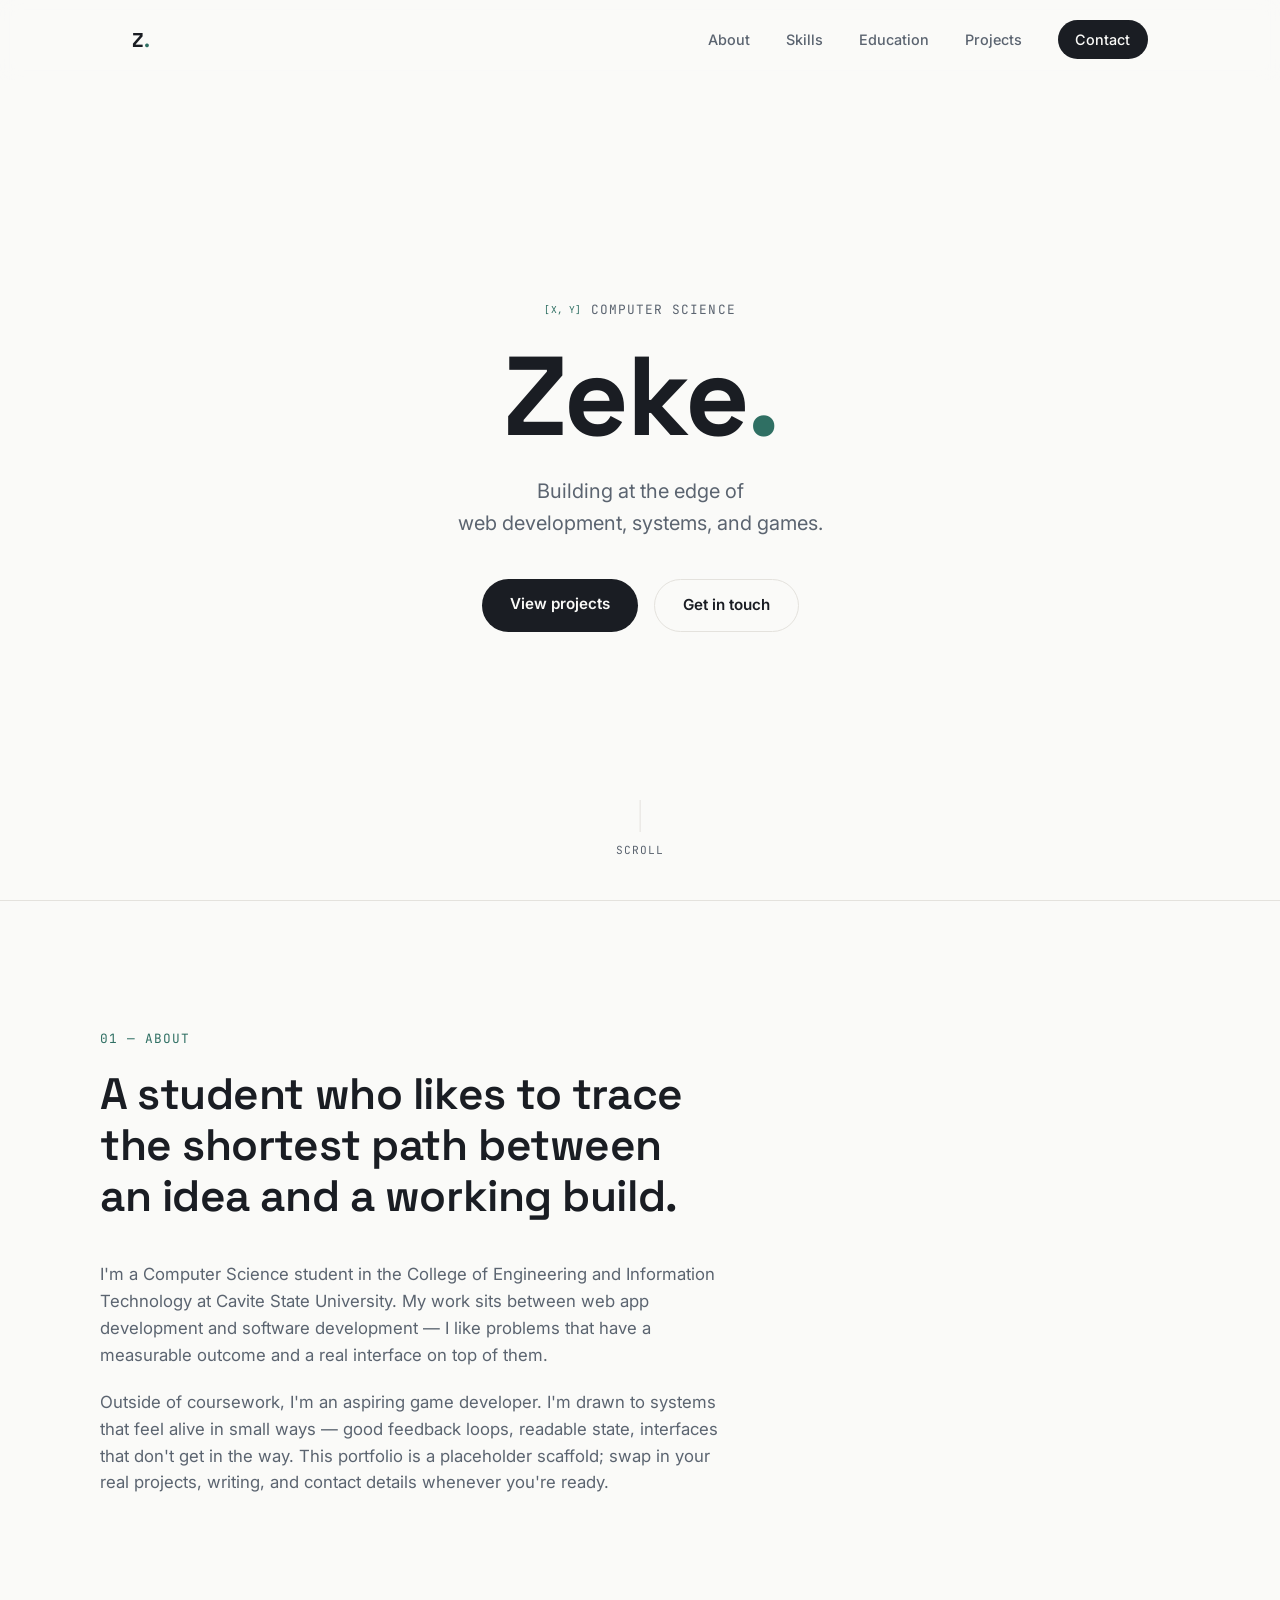
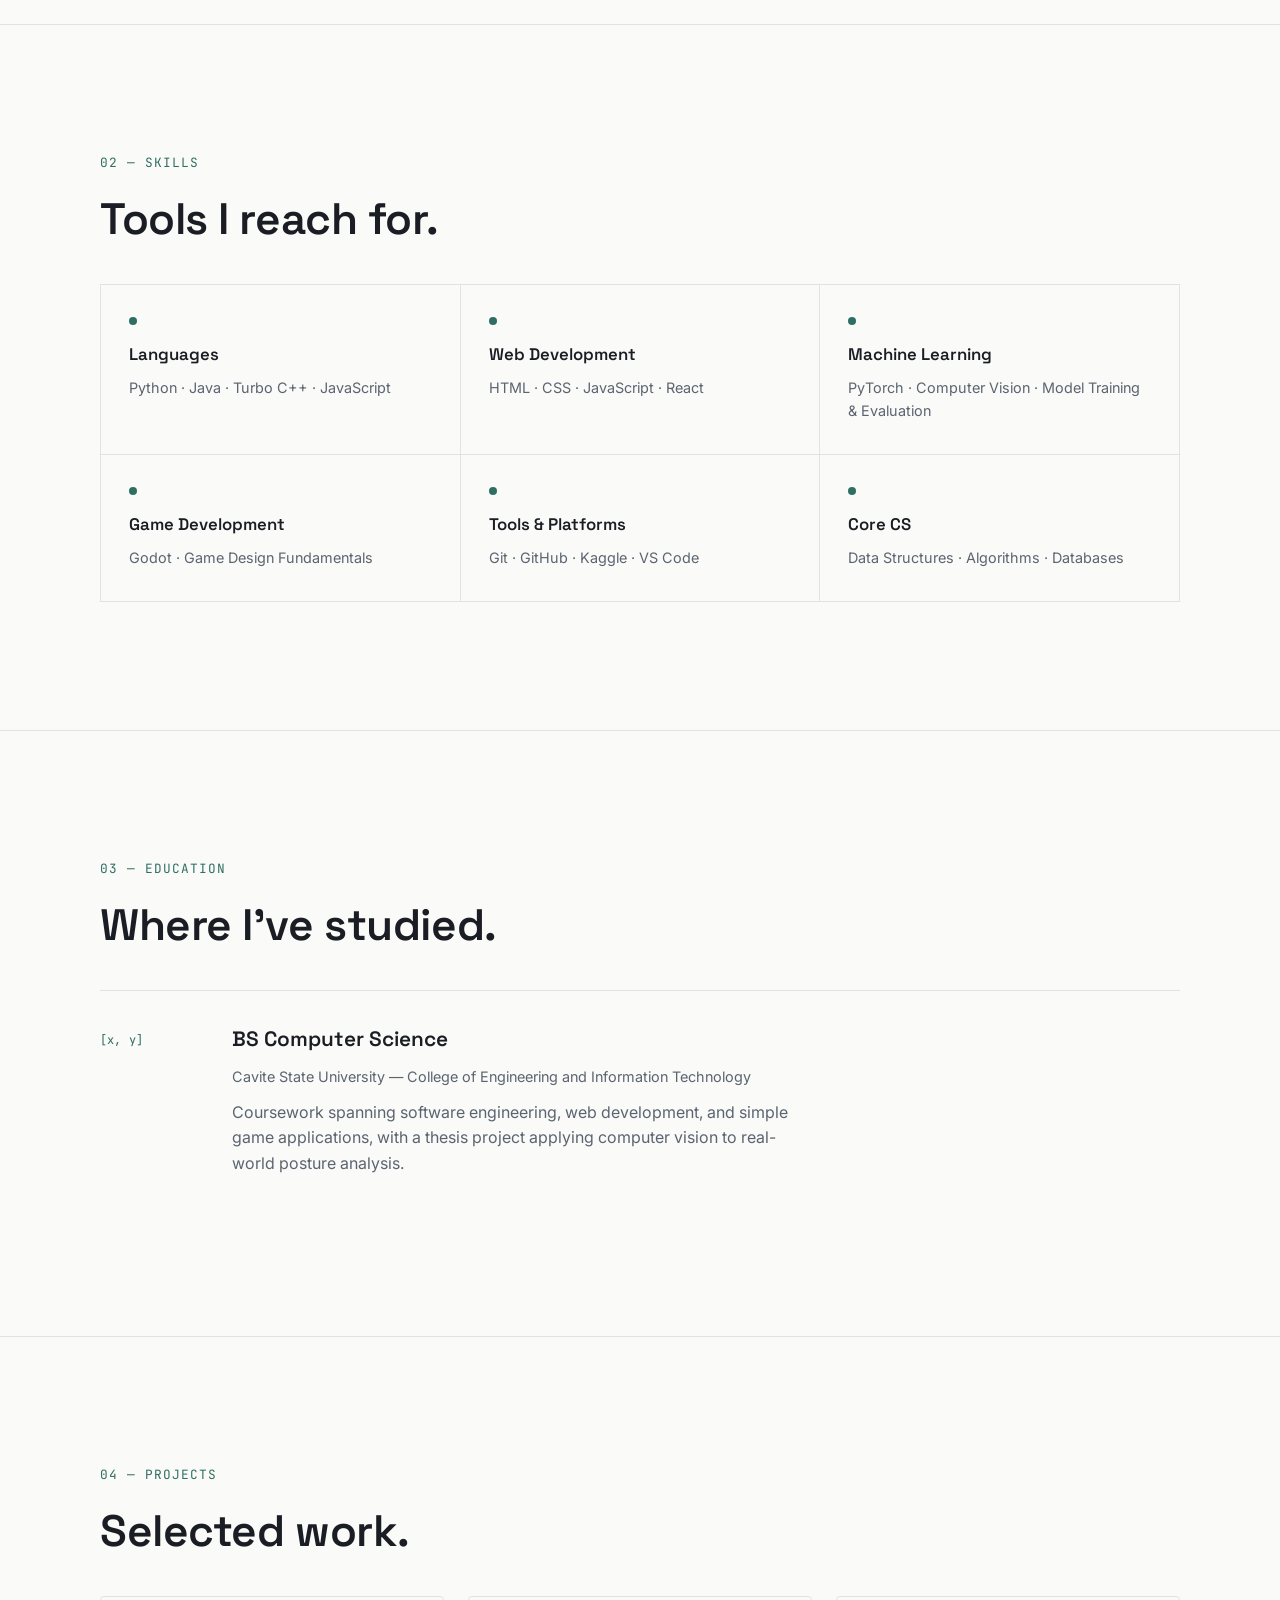
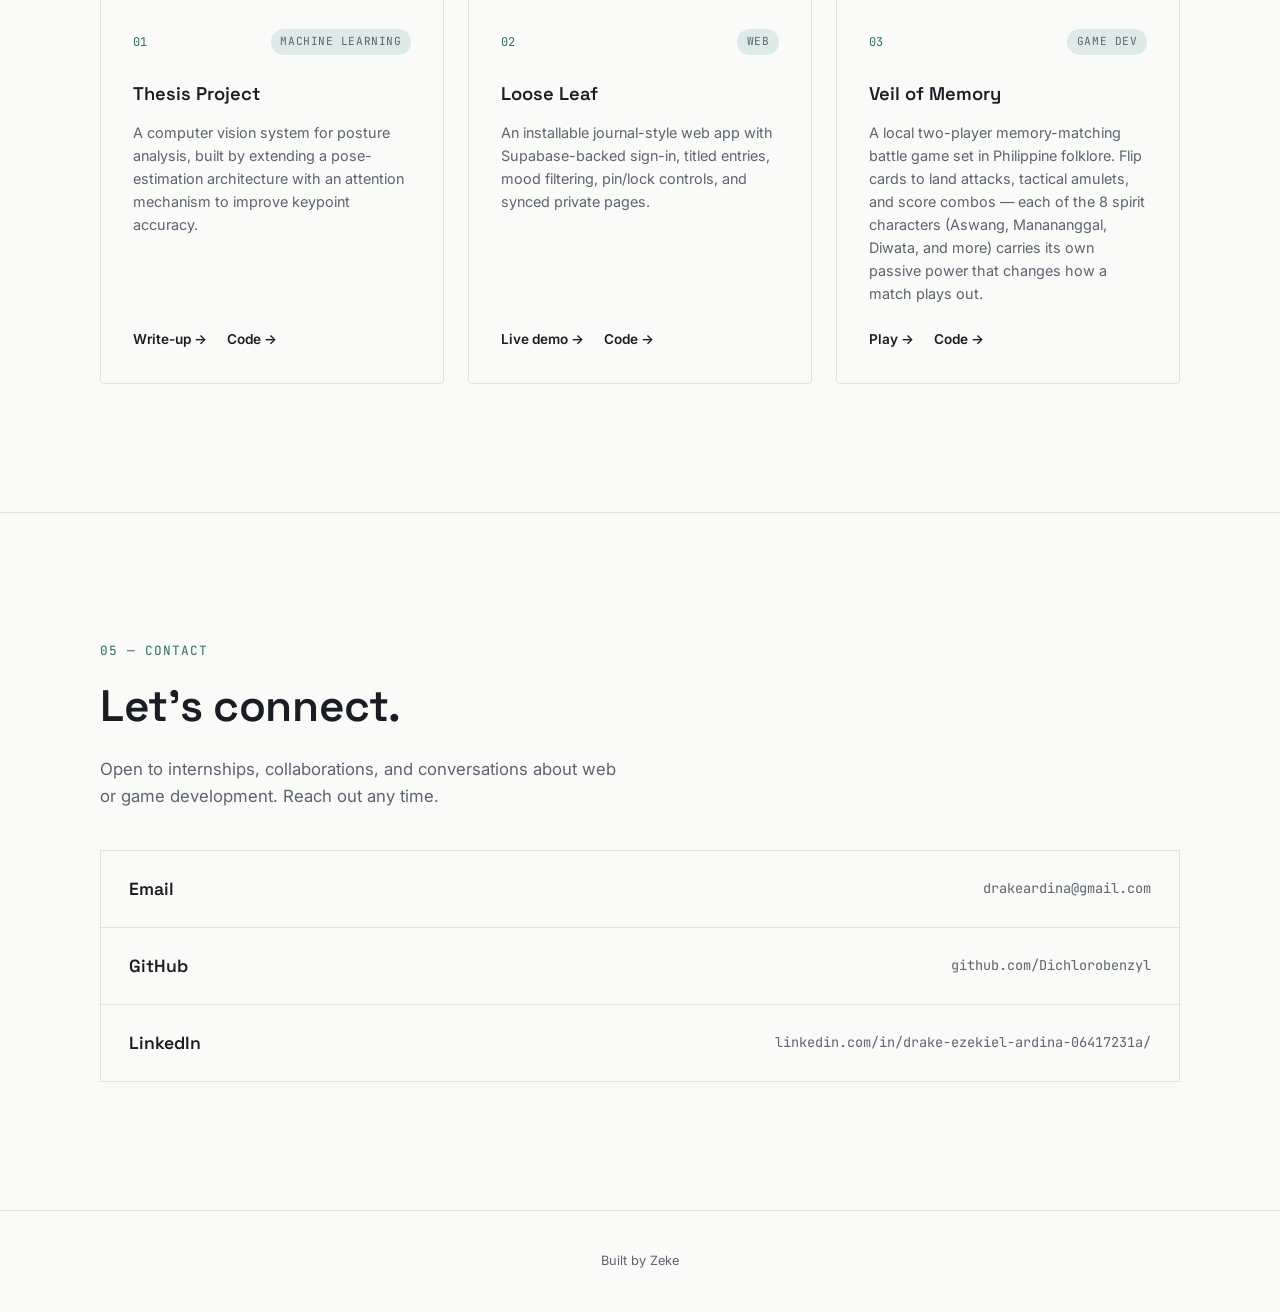
<file: index.html>
<!DOCTYPE html>
<html lang="en">
<head>
<meta charset="UTF-8">
<meta name="viewport" content="width=device-width, initial-scale=1.0">
<title>Zeke — Computer Science Student</title>
<link rel="preconnect" href="https://fonts.googleapis.com">
<link rel="preconnect" href="https://fonts.gstatic.com" crossorigin>
<link href="https://fonts.googleapis.com/css2?family=Space+Grotesk:wght@400;500;600;700&family=Inter:wght@400;500;600&family=JetBrains+Mono:wght@400;500&display=swap" rel="stylesheet">
<link rel="stylesheet" href="styles.css">
</head>
<body>

<!-- ===== NAV ===== -->
<header class="nav" id="nav">
  <div class="nav-inner">
    <a href="#top" class="nav-mark">Z<span class="dot">.</span></a>
    <nav class="nav-links">
      <a href="#about">About</a>
      <a href="#skills">Skills</a>
      <a href="#education">Education</a>
      <a href="#projects">Projects</a>
      <a href="#contact" class="nav-cta">Contact</a>
    </nav>
    <button class="nav-toggle" id="navToggle" aria-label="Toggle menu" aria-expanded="false">
      <span></span><span></span><span></span>
    </button>
  </div>
</header>

<!-- ===== HERO ===== -->
<section class="hero" id="top">
  <div class="hero-inner">
    <p class="eyebrow"><span class="coord">[x, y]</span> Computer Science </p>
    <h1 class="hero-title">Zeke<span class="accent">.</span></h1>
    <p class="hero-role">Building at the edge of<br class="br-desktop"> web development, systems, and games.</p>
    <div class="hero-actions">
      <a href="#projects" class="btn btn-primary">View projects</a>
      <a href="#contact" class="btn btn-ghost">Get in touch</a>
    </div>
  </div>
  <a href="#about" class="scroll-cue" aria-label="Scroll to about section">
    <span class="scroll-line"></span> scroll
  </a>
</section>

<!-- ===== ABOUT ===== -->
<section class="section about" id="about">
  <div class="section-inner">
    <p class="label">01 — About</p>
    <h2 class="section-title">A student who likes to trace<br>the shortest path between<br>an idea and a working build.</h2>
    <div class="about-body">
      <p>I'm a Computer Science student in the College of Engineering and Information Technology at Cavite State University. My work sits between web app development and software development — I like problems that have a measurable outcome and a real interface on top of them.</p>
      <p>Outside of coursework, I'm an aspiring game developer. I'm drawn to systems that feel alive in small ways — good feedback loops, readable state, interfaces that don't get in the way. This portfolio is a placeholder scaffold; swap in your real projects, writing, and contact details whenever you're ready.</p>
    </div>
  </div>
</section>

<!-- ===== SKILLS ===== -->
<section class="section skills" id="skills">
  <div class="section-inner">
    <p class="label">02 — Skills</p>
    <h2 class="section-title">Tools I reach for.</h2>
    <div class="skills-grid">
      <div class="skill-card">
        <span class="skill-node"></span>
        <h3>Languages</h3>
        <p>Python · Java · Turbo C++ · JavaScript</p>
      </div>
      <div class="skill-card">
        <span class="skill-node"></span>
        <h3>Web Development</h3>
        <p>HTML · CSS · JavaScript · React</p>
      </div>
      <div class="skill-card">
        <span class="skill-node"></span>
        <h3>Machine Learning</h3>
        <p>PyTorch · Computer Vision · Model Training &amp; Evaluation</p>
      </div>
      <div class="skill-card">
        <span class="skill-node"></span>
        <h3>Game Development</h3>
        <p>Godot · Game Design Fundamentals</p>
      </div>
      <div class="skill-card">
        <span class="skill-node"></span>
        <h3>Tools &amp; Platforms</h3>
        <p>Git · GitHub · Kaggle · VS Code</p>
      </div>
      <div class="skill-card">
        <span class="skill-node"></span>
        <h3>Core CS</h3>
        <p>Data Structures · Algorithms · Databases</p>
      </div>
    </div>
  </div>
</section>

<!-- ===== EDUCATION ===== -->
<section class="section education" id="education">
  <div class="section-inner">
    <p class="label">03 — Education</p>
    <h2 class="section-title">Where I've studied.</h2>
    <div class="timeline">
      <div class="timeline-item">
        <div class="timeline-marker"><span class="coord">[x, y]</span></div>
        <div class="timeline-content">
          <h3>BS Computer Science</h3>
          <p class="timeline-meta">Cavite State University — College of Engineering and Information Technology</p>
          <p>Coursework spanning software engineering, web development, and simple game applications, with a thesis project applying computer vision to real-world posture analysis.</p>
        </div>
      </div>
    </div>
  </div>
</section>

<!-- ===== PROJECTS ===== -->
<section class="section projects" id="projects">
  <div class="section-inner">
    <p class="label">04 — Projects</p>
    <h2 class="section-title">Selected work.</h2>
    <div class="projects-grid">
      <article class="project-card">
        <div class="project-top">
          <span class="coord">01</span>
          <span class="project-tag">Machine Learning</span>
        </div>
        <h3>Thesis Project</h3>
        <p>A computer vision system for posture analysis, built by extending a pose-estimation architecture with an attention mechanism to improve keypoint accuracy.</p>
        <div class="project-links">
          <a href="#" class="project-link">Write-up →</a>
          <a href="https://github.com/dichlorobenzyl/Portfolio" class="project-link" target="_blank" rel="noopener noreferrer">Code →</a>
        </div>
      </article>
      <article class="project-card">
        <div class="project-top">
          <span class="coord">02</span>
          <span class="project-tag">Web</span>
        </div>
        <h3>Loose Leaf</h3>
        <p>An installable journal-style web app with Supabase-backed sign-in, titled entries, mood filtering, pin/lock controls, and synced private pages.</p>
        <div class="project-links">
          <a href="web/Loose_Leaf.html" class="project-link">Live demo →</a>
          <a href="https://github.com/dichlorobenzyl/Portfolio" class="project-link" target="_blank" rel="noopener noreferrer">Code →</a>
        </div>
      </article>
      <article class="project-card">
        <div class="project-top">
          <span class="coord">03</span>
          <span class="project-tag">Game Dev</span>
        </div>
        <h3>Veil of Memory</h3>
        <p>A local two-player memory-matching battle game set in Philippine folklore. Flip cards to land attacks, tactical amulets, and score combos — each of the 8 spirit characters (Aswang, Manananggal, Diwata, and more) carries its own passive power that changes how a match plays out.</p>
        <div class="project-links">
          <a href="games/veil-of-memory.html" class="project-link">Play →</a>
          <a href="https://github.com/dichlorobenzyl/Portfolio" class="project-link" target="_blank" rel="noopener noreferrer">Code →</a>
        </div>
      </article>
    </div>
  </div>
</section>

<!-- ===== CONTACT ===== -->
<section class="section contact" id="contact">
  <div class="section-inner">
    <p class="label">05 — Contact</p>
    <h2 class="section-title">Let's connect.</h2>
    <p class="contact-body">Open to internships, collaborations, and conversations about web or game development. Reach out any time.</p>
    <div class="contact-links">
      <a href="mailto:drakeardina@gmail.com" class="contact-link">
        <span>Email</span>
        <span class="contact-value">drakeardina@gmail.com</span>
      </a>
      <a href="#" class="contact-link">
        <span>GitHub</span>
        <span class="contact-value">github.com/Dichlorobenzyl</span>
      </a>
      <a href="#" class="contact-link">
        <span>LinkedIn</span>
        <span class="contact-value">linkedin.com/in/drake-ezekiel-ardina-06417231a/</span>
      </a>
    </div>
  </div>
</section>

<footer class="footer">
  <p>Built by Zeke</p>
</footer>

<script src="script.js"></script>
</body>
</html>
</file>
<file: styles.css>
/* ============================================
   TOKENS
============================================ */
:root {
  --bg: #FAFAF8;
  --ink: #1A1D23;
  --slate: #5B6470;
  --accent: #2F6F63;
  --accent-light: #DCEBE7;
  --line: #E4E2DD;
  --white: #FFFFFF;

  --font-display: 'Space Grotesk', sans-serif;
  --font-body: 'Inter', sans-serif;
  --font-mono: 'JetBrains Mono', monospace;

  --max-w: 1080px;
  --section-pad: clamp(4rem, 10vw, 8rem);
}

* { margin: 0; padding: 0; box-sizing: border-box; }

html { scroll-behavior: smooth; }

@media (prefers-reduced-motion: reduce) {
  html { scroll-behavior: auto; }
  *, *::before, *::after {
    animation-duration: 0.01ms !important;
    animation-iteration-count: 1 !important;
    transition-duration: 0.01ms !important;
    scroll-behavior: auto !important;
  }
}

body {
  background: var(--bg);
  color: var(--ink);
  font-family: var(--font-body);
  font-size: 16px;
  line-height: 1.6;
  -webkit-font-smoothing: antialiased;
}

a { color: inherit; text-decoration: none; }

img { max-width: 100%; display: block; }

::selection { background: var(--accent); color: var(--white); }

:focus-visible {
  outline: 2px solid var(--accent);
  outline-offset: 3px;
}

.coord {
  font-family: var(--font-mono);
  font-size: 0.75em;
  color: var(--accent);
  letter-spacing: 0.02em;
}

/* ============================================
   NAV
============================================ */
.nav {
  position: fixed;
  top: 0;
  left: 0;
  right: 0;
  z-index: 100;
  background: rgba(250, 250, 248, 0.85);
  backdrop-filter: blur(10px);
  border-bottom: 1px solid transparent;
  transition: border-color 0.3s ease;
}

.nav.scrolled { border-bottom-color: var(--line); }

.nav-inner {
  max-width: var(--max-w);
  margin: 0 auto;
  padding: 1.25rem 2rem;
  display: flex;
  align-items: center;
  justify-content: space-between;
}

.nav-mark {
  font-family: var(--font-display);
  font-weight: 700;
  font-size: 1.25rem;
}

.nav-mark .dot { color: var(--accent); }

.nav-links {
  display: flex;
  align-items: center;
  gap: 2.25rem;
  font-size: 0.9rem;
  font-weight: 500;
}

.nav-links a {
  position: relative;
  color: var(--slate);
  transition: color 0.2s ease;
}

.nav-links a:hover { color: var(--ink); }

.nav-links a:not(.nav-cta)::after {
  content: '';
  position: absolute;
  left: 0;
  bottom: -4px;
  width: 0;
  height: 1px;
  background: var(--accent);
  transition: width 0.25s ease;
}

.nav-links a:not(.nav-cta):hover::after { width: 100%; }

.nav-cta {
  background: var(--ink);
  color: var(--bg) !important;
  padding: 0.5rem 1.1rem;
  border-radius: 100px;
  transition: background 0.2s ease;
}

.nav-cta:hover { background: var(--accent); }

.nav-toggle {
  display: none;
  flex-direction: column;
  gap: 5px;
  background: none;
  border: none;
  cursor: pointer;
  padding: 0.5rem;
}

.nav-toggle span {
  width: 22px;
  height: 2px;
  background: var(--ink);
  transition: transform 0.25s ease, opacity 0.25s ease;
}

/* ============================================
   HERO
============================================ */
.hero {
  position: relative;
  min-height: 100vh;
  display: flex;
  flex-direction: column;
  align-items: center;
  justify-content: center;
  padding: 6rem 2rem 4rem;
  overflow: hidden;
}

.hero-grid {
  position: absolute;
  inset: 0;
  display: flex;
  align-items: center;
  justify-content: center;
  pointer-events: none;
}

.hero-plot {
  width: min(90vw, 640px);
  height: min(90vw, 640px);
  opacity: 0.9;
}

.hero-inner {
  position: relative;
  z-index: 1;
  max-width: 720px;
  text-align: center;
}

.eyebrow {
  font-family: var(--font-mono);
  font-size: 0.8rem;
  color: var(--slate);
  text-transform: uppercase;
  letter-spacing: 0.08em;
  margin-bottom: 1.5rem;
  display: flex;
  align-items: center;
  justify-content: center;
  gap: 0.6rem;
}

.hero-title {
  font-family: var(--font-display);
  font-weight: 700;
  font-size: clamp(3.5rem, 12vw, 7rem);
  line-height: 0.95;
  letter-spacing: -0.02em;
}

.hero-title .accent { color: var(--accent); }

.hero-role {
  margin-top: 1.5rem;
  font-size: clamp(1.05rem, 2vw, 1.25rem);
  color: var(--slate);
  max-width: 520px;
  margin-left: auto;
  margin-right: auto;
}

.hero-actions {
  margin-top: 2.5rem;
  display: flex;
  gap: 1rem;
  justify-content: center;
  flex-wrap: wrap;
}

.btn {
  font-family: var(--font-body);
  font-weight: 600;
  font-size: 0.95rem;
  padding: 0.85rem 1.75rem;
  border-radius: 100px;
  transition: transform 0.2s ease, background 0.2s ease, color 0.2s ease, box-shadow 0.2s ease;
  display: inline-block;
}

.btn-primary {
  background: var(--ink);
  color: var(--bg);
}

.btn-primary:hover {
  background: var(--accent);
  transform: translateY(-2px);
}

.btn-ghost {
  border: 1px solid var(--line);
  color: var(--ink);
}

.btn-ghost:hover {
  border-color: var(--accent);
  color: var(--accent);
  transform: translateY(-2px);
}

.scroll-cue {
  position: absolute;
  bottom: 2.5rem;
  left: 50%;
  transform: translateX(-50%);
  font-family: var(--font-mono);
  font-size: 0.7rem;
  color: var(--slate);
  text-transform: uppercase;
  letter-spacing: 0.1em;
  display: flex;
  flex-direction: column;
  align-items: center;
  gap: 0.6rem;
}

.scroll-line {
  width: 1px;
  height: 32px;
  background: var(--line);
  position: relative;
  overflow: hidden;
}

.scroll-line::after {
  content: '';
  position: absolute;
  top: -100%;
  left: 0;
  width: 100%;
  height: 100%;
  background: var(--accent);
  animation: scrollDrip 2s ease-in-out infinite;
}

@keyframes scrollDrip {
  0% { top: -100%; }
  60% { top: 100%; }
  100% { top: 100%; }
}

/* ============================================
   SECTIONS (shared)
============================================ */
.section {
  padding: var(--section-pad) 2rem;
  border-top: 1px solid var(--line);
}

.section-inner {
  max-width: var(--max-w);
  margin: 0 auto;
}

.label {
  font-family: var(--font-mono);
  font-size: 0.8rem;
  color: var(--accent);
  text-transform: uppercase;
  letter-spacing: 0.08em;
  margin-bottom: 1.25rem;
}

.section-title {
  font-family: var(--font-display);
  font-weight: 600;
  font-size: clamp(1.75rem, 4vw, 2.75rem);
  line-height: 1.15;
  letter-spacing: -0.01em;
  max-width: 720px;
}

.section-note {
  margin-top: 1rem;
  font-size: 0.9rem;
  color: var(--slate);
  font-style: italic;
}

/* ============================================
   ABOUT
============================================ */
.about-body {
  margin-top: 2.5rem;
  display: grid;
  gap: 1.25rem;
  max-width: 640px;
}

.about-body p {
  color: var(--slate);
  font-size: 1.05rem;
}

/* ============================================
   SKILLS
============================================ */
.skills-grid {
  margin-top: 2.5rem;
  display: grid;
  grid-template-columns: repeat(3, 1fr);
  gap: 1px;
  background: var(--line);
  border: 1px solid var(--line);
}

.skill-card {
  background: var(--bg);
  padding: 2rem 1.75rem;
  position: relative;
  transition: background 0.25s ease;
}

.skill-card:hover { background: var(--accent-light); }

.skill-node {
  display: block;
  width: 8px;
  height: 8px;
  border-radius: 50%;
  background: var(--accent);
  margin-bottom: 1rem;
}

.skill-card h3 {
  font-family: var(--font-display);
  font-size: 1.05rem;
  font-weight: 600;
  margin-bottom: 0.5rem;
}

.skill-card p {
  color: var(--slate);
  font-size: 0.9rem;
}

/* ============================================
   EDUCATION / TIMELINE
============================================ */
.timeline {
  margin-top: 2.5rem;
}

.timeline-item {
  display: grid;
  grid-template-columns: 100px 1fr;
  gap: 2rem;
  padding: 2rem 0;
  border-top: 1px solid var(--line);
}

.timeline-marker {
  padding-top: 0.2rem;
}

.timeline-content h3 {
  font-family: var(--font-display);
  font-size: 1.3rem;
  font-weight: 600;
  margin-bottom: 0.5rem;
}

.timeline-meta {
  color: var(--slate);
  font-size: 0.9rem;
  margin-bottom: 0.25rem;
}

.timeline-meta.subtle {
  color: var(--accent);
  font-family: var(--font-mono);
  font-size: 0.8rem;
  text-transform: uppercase;
  letter-spacing: 0.04em;
}

.timeline-content p:not(.timeline-meta) {
  margin-top: 0.75rem;
  color: var(--slate);
  max-width: 560px;
}

/* ============================================
   PROJECTS
============================================ */
.projects-grid {
  margin-top: 2.5rem;
  display: grid;
  grid-template-columns: repeat(3, 1fr);
  gap: 1.5rem;
}

.project-card {
  border: 1px solid var(--line);
  padding: 2rem;
  border-radius: 4px;
  transition: border-color 0.25s ease, transform 0.25s ease;
  display: flex;
  flex-direction: column;
}

.project-card:hover {
  border-color: var(--accent);
  transform: translateY(-4px);
}

.project-top {
  display: flex;
  align-items: center;
  justify-content: space-between;
  margin-bottom: 1.5rem;
}

.project-tag {
  font-family: var(--font-mono);
  font-size: 0.7rem;
  color: var(--slate);
  text-transform: uppercase;
  letter-spacing: 0.05em;
  background: var(--accent-light);
  padding: 0.25rem 0.6rem;
  border-radius: 100px;
}

.project-card h3 {
  font-family: var(--font-display);
  font-size: 1.15rem;
  font-weight: 600;
  margin-bottom: 0.75rem;
}

.project-card p {
  color: var(--slate);
  font-size: 0.9rem;
  flex-grow: 1;
}

.project-links {
  margin-top: 1.5rem;
  display: flex;
  gap: 1.25rem;
}

.project-link {
  font-size: 0.85rem;
  font-weight: 600;
  color: var(--ink);
  transition: color 0.2s ease;
}

.project-link:hover { color: var(--accent); }

/* ============================================
   CONTACT
============================================ */
.contact-body {
  margin-top: 1.5rem;
  color: var(--slate);
  font-size: 1.05rem;
  max-width: 520px;
}

.contact-links {
  margin-top: 2.5rem;
  display: grid;
  gap: 1px;
  background: var(--line);
  border: 1px solid var(--line);
}

.contact-link {
  background: var(--bg);
  padding: 1.5rem 1.75rem;
  display: flex;
  justify-content: space-between;
  align-items: center;
  font-family: var(--font-display);
  font-weight: 600;
  font-size: 1.1rem;
  transition: background 0.25s ease, padding-left 0.25s ease;
}

.contact-link:hover {
  background: var(--accent-light);
  padding-left: 2.25rem;
}

.contact-value {
  font-family: var(--font-mono);
  font-weight: 400;
  font-size: 0.85rem;
  color: var(--slate);
}

/* ============================================
   FOOTER
============================================ */
.footer {
  padding: 2.5rem 2rem;
  text-align: center;
  border-top: 1px solid var(--line);
}

.footer p {
  font-size: 0.8rem;
  color: var(--slate);
}

/* ============================================
   RESPONSIVE
============================================ */
@media (max-width: 860px) {
  .skills-grid { grid-template-columns: repeat(2, 1fr); }
  .projects-grid { grid-template-columns: 1fr; }
}

@media (max-width: 720px) {
  .nav-links {
    position: fixed;
    top: 66px;
    left: 0;
    right: 0;
    background: var(--bg);
    border-bottom: 1px solid var(--line);
    flex-direction: column;
    align-items: flex-start;
    gap: 0;
    padding: 0;
    max-height: 0;
    overflow: hidden;
    transition: max-height 0.3s ease;
  }

  .nav-links.open { max-height: 320px; }

  .nav-links a {
    width: 100%;
    padding: 1.1rem 2rem;
    border-bottom: 1px solid var(--line);
  }

  .nav-links a:not(.nav-cta)::after { display: none; }

  .nav-cta {
    border-radius: 0;
    background: var(--ink);
    color: var(--bg) !important;
  }

  .nav-toggle { display: flex; }

  .br-desktop { display: none; }

  .timeline-item {
    grid-template-columns: 1fr;
    gap: 0.75rem;
  }
}

@media (max-width: 560px) {
  .skills-grid { grid-template-columns: 1fr; }
  .nav-inner { padding: 1rem 1.5rem; }
  .section { padding: 3.5rem 1.5rem; }
}
</file>
